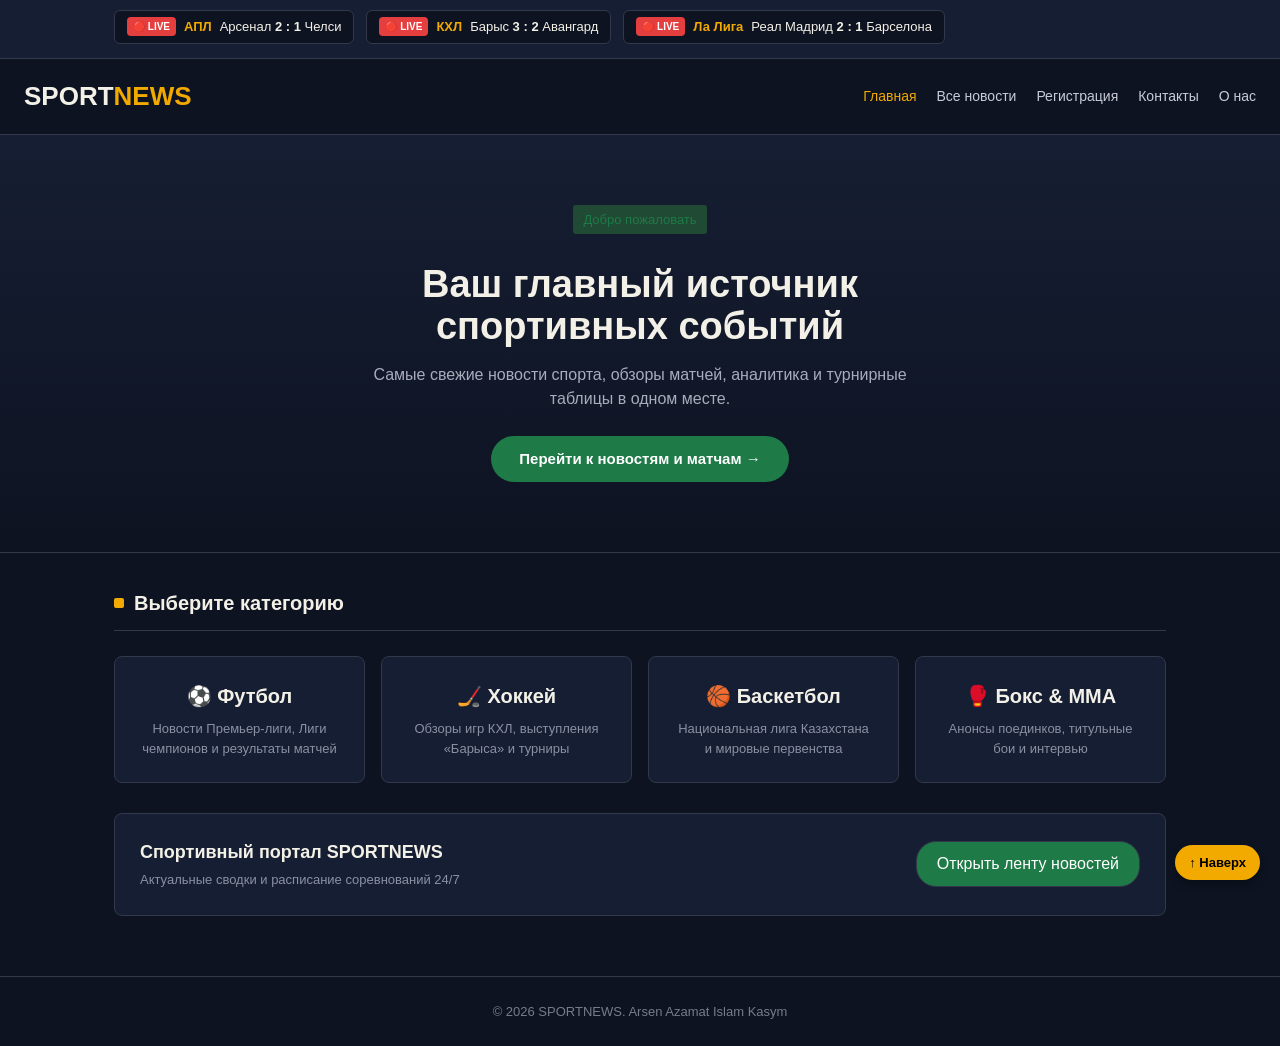
<file: Sport news/index.html>
<!DOCTYPE html>
<html lang="ru">
<head>
  <meta charset="UTF-8">
  <meta name="viewport" content="width=device-width, initial-scale=1.0">
  <title>SPORTNEWS — Главная</title>
  <link rel="icon" type="image/jpeg" href="logo.jpg">
  
  <link rel="stylesheet" href="sport.css">
  <link rel="stylesheet" href="index.css">
  <link rel="stylesheet" href="responsive.css">
</head>
<body>
  <header>
    <section class="live-scores">
      <div class="container">
        <div class="scores-ticker">
          <div class="score-item">
            <span class="badge">🔴 LIVE</span>
            <span class="league">АПЛ</span>
            <span class="teams">Арсенал <b>2 : 1</b> Челси</span>
          </div>
          <div class="score-item">
            <span class="badge">🔴 LIVE</span>
            <span class="league">КХЛ</span>
            <span class="teams">Барыс <b>3 : 2</b> Авангард</span>
          </div>
          <div class="score-item">
            <span class="badge">🔴 LIVE</span>
            <span class="league">Ла Лига</span>
            <span class="teams">Реал Мадрид <b>2 : 1</b> Барселона</span>
          </div>
        </div>
      </div>
    </section>

    <div class="menu">
      <div class="logo">SPORT<span>NEWS</span></div>

      <nav class="links">
        <a href="index.html" style="color: #F2A900;">Главная</a>
        <a href="sport.html">Все новости</a>
        <a href="register.html">Регистрация</a>
        <a href="contacts.html">Контакты</a>
        <a href="about.html">О нас</a>
      </nav>
    </div>
  </header>

  <section class="welcome-hero">
    <div class="container">
      <div class="label">Добро пожаловать</div>
      <h1>Ваш главный источник спортивных событий</h1>
      <p>
        Самые свежие новости спорта, обзоры матчей, аналитика и турнирные таблицы в одном месте.
      </p>
      <a href="sport.html" class="btn-main">Перейти к новостям и матчам →</a>
    </div>
  </section>

  <section class="section">
    <div class="container">
      <div class="section-title">
        <div class="color" style="background:#F2A900"></div>
        <h2>Выберите категорию</h2>
      </div>

      <div class="portal-grid">
        <a href="sport.html#football" class="portal-card">
          <h3>⚽ Футбол</h3>
          <p>Новости Премьер-лиги, Лиги чемпионов и результаты матчей</p>
        </a>

        <a href="sport.html#hockey" class="portal-card">
          <h3>🏒 Хоккей</h3>
          <p>Обзоры игр КХЛ, выступления «Барыса» и турниры</p>
        </a>

        <a href="sport.html#basket" class="portal-card">
          <h3>🏀 Баскетбол</h3>
          <p>Национальная лига Казахстана и мировые первенства</p>
        </a>

        <a href="sport.html#boxing" class="portal-card">
          <h3>🥊 Бокс & MMA</h3>
          <p>Анонсы поединков, титульные бои и интервью</p>
        </a>
      </div>

      <div class="about-box">
        <div>
          <h3 style="font-size: 18px; margin-bottom: 4px;">Спортивный портал SPORTNEWS</h3>
          <p style="color: #8B90A3; font-size: 13px;">Актуальные сводки и расписание соревнований 24/7</p>
        </div>
        <a href="sport.html" class="button active" style="padding: 10px 20px;">Открыть ленту новостей</a>
      </div>

    </div>
  </section>

  <footer>
    <div class="container text-center">
      <p>© 2026 SPORTNEWS. Arsen Azamat Islam Kasym</p>
    </div>
  </footer>
  
  <a href="#" class="top-btn" title="Наверх">↑ Наверх</a>

</body>
</html>
</file>
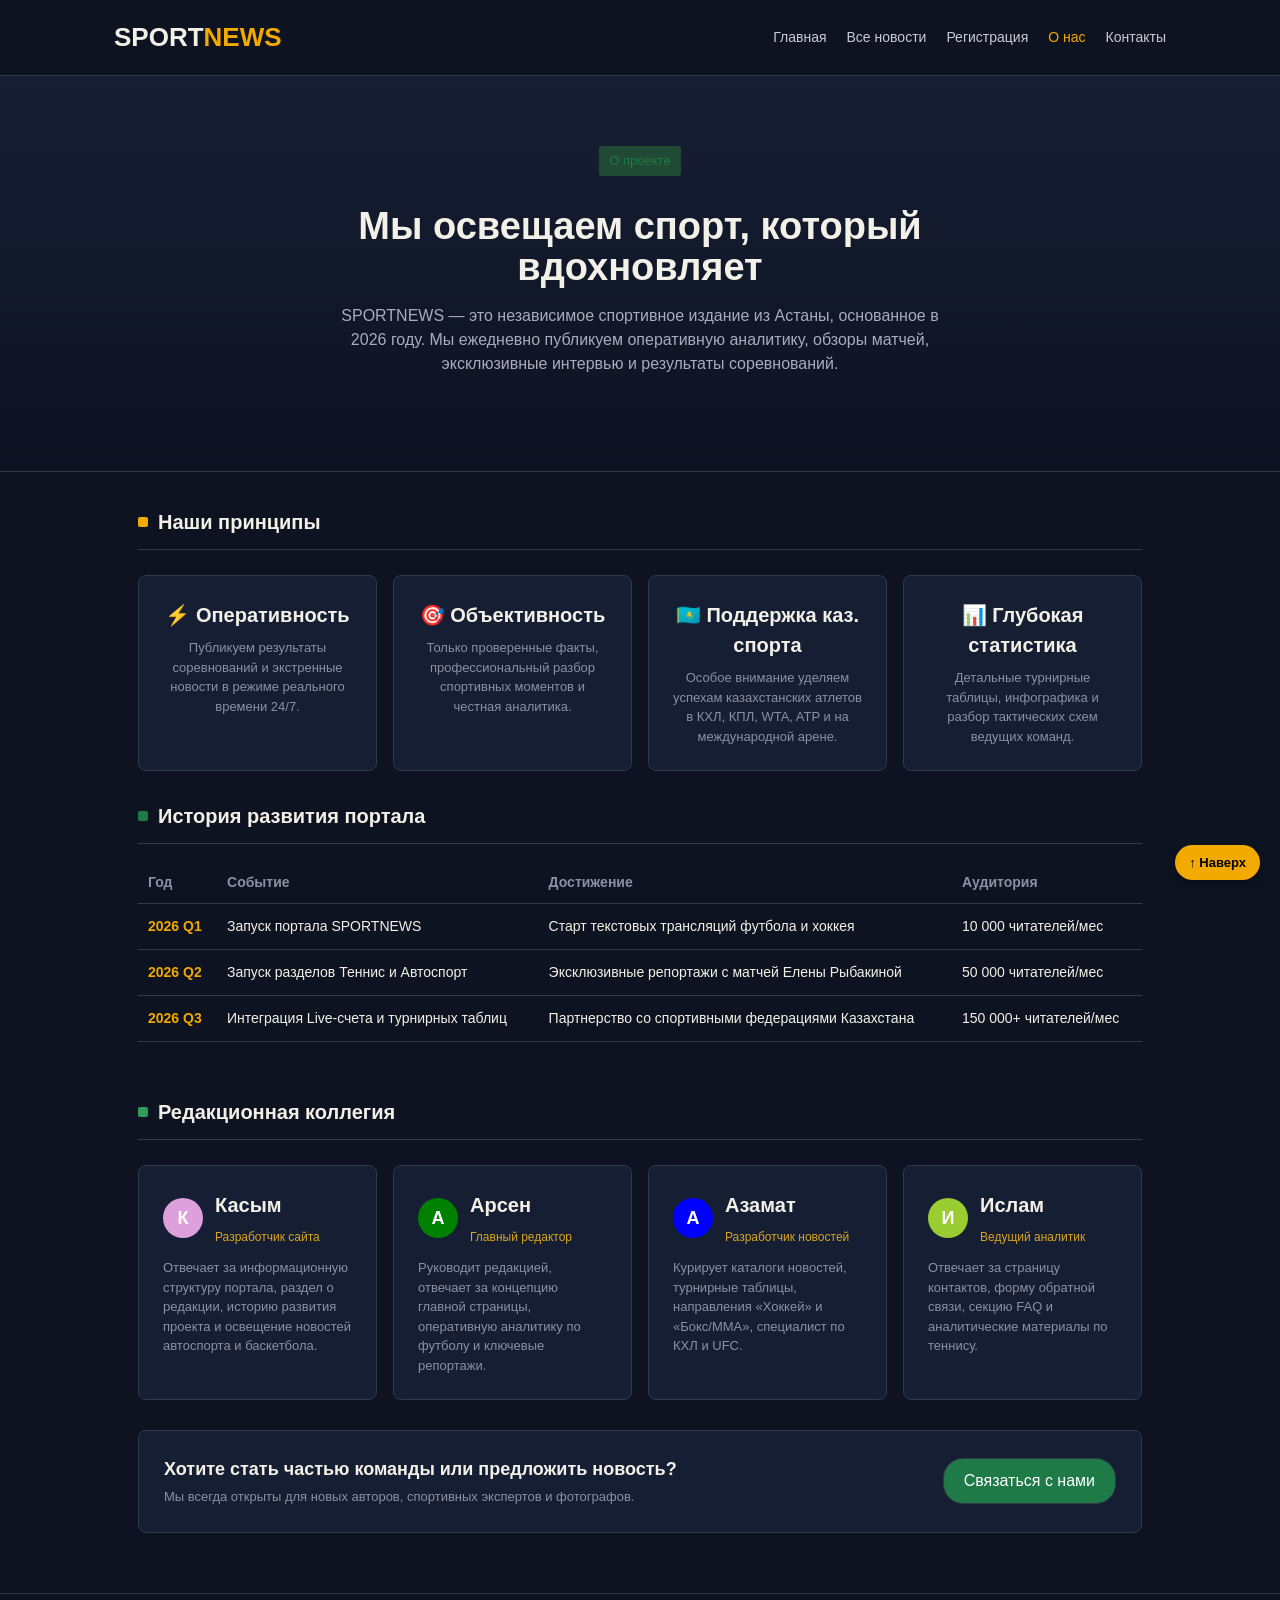
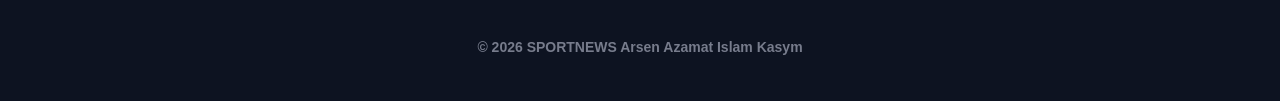
<file: Sport news/about.html>
<!DOCTYPE html>
<html lang="ru">
<head>
  <meta charset="UTF-8">
  <meta name="viewport" content="width=device-width, initial-scale=1.0">
  <title>SPORTNEWS — О редакции</title>
  <link rel="icon" type="image/jpeg" href="logo.jpg">
  
  <link rel="stylesheet" href="sport.css">
  <link rel="stylesheet" href="index.css">
  <link rel="stylesheet" href="about.css">
  <link rel="stylesheet" href="responsive.css">
</head>
<body>

  <header>
    <div class="container menu">
      <div class="logo">SPORT<span>NEWS</span></div>

      <nav class="links" aria-label="Основная навигация">
        <a href="index.html">Главная</a>
        <a href="sport.html">Все новости</a>
        <a href="register.html">Регистрация</a>
        <a href="about.html" aria-current="page" style="color: #F2A900;">О нас</a>
        <a href="contacts.html">Контакты</a>
      </nav>
    </div>
  </header>

  <section class="welcome-hero">
    <div class="container">
      <div class="label">О проекте</div>
      <h1>Мы освещаем спорт, который вдохновляет</h1>
      <p>
        SPORTNEWS — это независимое спортивное издание из Астаны, основанное в 2026 году.
        Мы ежедневно публикуем оперативную аналитику, обзоры матчей, эксклюзивные интервью и результаты соревнований.
      </p>
    </div>
  </section>

  <main class="container">

    <section class="section">
      <div class="section-title">
        <div class="color" style="background:#F2A900"></div>
        <h2>Наши принципы</h2>
      </div>

      <div class="portal-grid">
        <article class="portal-card">
          <h3>⚡ Оперативность</h3>
          <p>Публикуем результаты соревнований и экстренные новости в режиме реального времени 24/7.</p>
        </article>

        <article class="portal-card">
          <h3>🎯 Объективность</h3>
          <p>Только проверенные факты, профессиональный разбор спортивных моментов и честная аналитика.</p>
        </article>

        <article class="portal-card">
          <h3>🇰🇿 Поддержка каз. спорта</h3>
          <p>Особое внимание уделяем успехам казахстанских атлетов в КХЛ, КПЛ, WTA, ATP и на международной арене.</p>
        </article>

        <article class="portal-card">
          <h3>📊 Глубокая статистика</h3>
          <p>Детальные турнирные таблицы, инфографика и разбор тактических схем ведущих команд.</p>
        </article>
      </div>
    </section>

    <section class="table-section table-history">
      <div class="section-title">
        <div class="color" style="background:#1E7A46"></div>
        <h2>История развития портала</h2>
      </div>

      <table class="table">
        <thead>
          <tr>
            <th>Год</th>
            <th>Событие</th>
            <th>Достижение</th>
            <th>Аудитория</th>
          </tr>
        </thead>
        <tbody>
          <tr>
            <td class="points">2026 Q1</td>
            <td>Запуск портала SPORTNEWS</td>
            <td>Старт текстовых трансляций футбола и хоккея</td>
            <td>10 000 читателей/мес</td>
          </tr>
          <tr>
            <td class="points">2026 Q2</td>
            <td>Запуск разделов Теннис и Автоспорт</td>
            <td>Эксклюзивные репортажи с матчей Елены Рыбакиной</td>
            <td>50 000 читателей/мес</td>
          </tr>
          <tr>
            <td class="points">2026 Q3</td>
            <td>Интеграция Live-счета и турнирных таблиц</td>
            <td>Партнерство со спортивными федерациями Казахстана</td>
            <td>150 000+ читателей/мес</td>
          </tr>
        </tbody>
      </table>
    </section>

    <section class="section">
      <div class="section-title">
        <div class="color" style="background:#2E9C5B"></div>
        <h2>Редакционная коллегия</h2>
      </div>

      <div class="portal-grid">

        <article class="portal-card card-left">
          <div class="team-member-header">
            <div class="avatar-circle bg-qassym">К</div>
            <div>
              <h3 class="team-member-name">Касым</h3>
              <div class="team-member-role">Разработчик cайта</div>
            </div>
          </div>
          <p class="team-member-desc">
            Отвечает за информационную структуру портала, раздел о редакции, историю развития проекта и освещение новостей автоспорта и баскетбола.
          </p>
        </article>

        <article class="portal-card card-left">
          <div class="team-member-header">
            <div class="avatar-circle bg-arsen">А</div>
            <div>
              <h3 class="team-member-name">Арсен</h3>
              <div class="team-member-role">Главный редактор</div>
            </div>
          </div>
          <p class="team-member-desc">
            Руководит редакцией, отвечает за концепцию главной страницы, оперативную аналитику по футболу и ключевые репортажи.
          </p>
        </article>

        <article class="portal-card card-left">
          <div class="team-member-header">
            <div class="avatar-circle bg-azamat">А</div>
            <div>
              <h3 class="team-member-name">Азамат</h3>
              <div class="team-member-role">Разработчик новостей</div>
            </div>
          </div>
          <p class="team-member-desc">
            Курирует каталоги новостей, турнирные таблицы, направления «Хоккей» и «Бокс/MMA», специалист по КХЛ и UFC.
          </p>
        </article>

        <article class="portal-card card-left">
          <div class="team-member-header">
            <div class="avatar-circle bg-islam">И</div>
            <div>
              <h3 class="team-member-name">Ислам</h3>
              <div class="team-member-role">Ведущий аналитик</div>
            </div>
          </div>
          <p class="team-member-desc">
            Отвечает за страницу контактов, форму обратной связи, секцию FAQ и аналитические материалы по теннису.
          </p>
        </article>

      </div>

      <div class="about-box">
        <div>
          <h3 style="font-size: 18px; margin-bottom: 4px;">Хотите стать частью команды или предложить новость?</h3>
          <p style="color: #8B90A3; font-size: 13px;">Мы всегда открыты для новых авторов, спортивных экспертов и фотографов.</p>
        </div>
        <a href="contacts.html" class="button active" style="padding: 10px 20px;">Связаться с нами</a>
      </div>

    </section>

  </main>

  <footer>
    <div class="container menu">
      <div class="logo" style="font-size:14px; color:#777C8C">© 2026 SPORTNEWS Arsen Azamat Islam Kasym</div>
    </div>
  </footer>

  <a href="#" class="top-btn" title="Наверх">↑ Наверх</a>

</body>
</html>
</file>
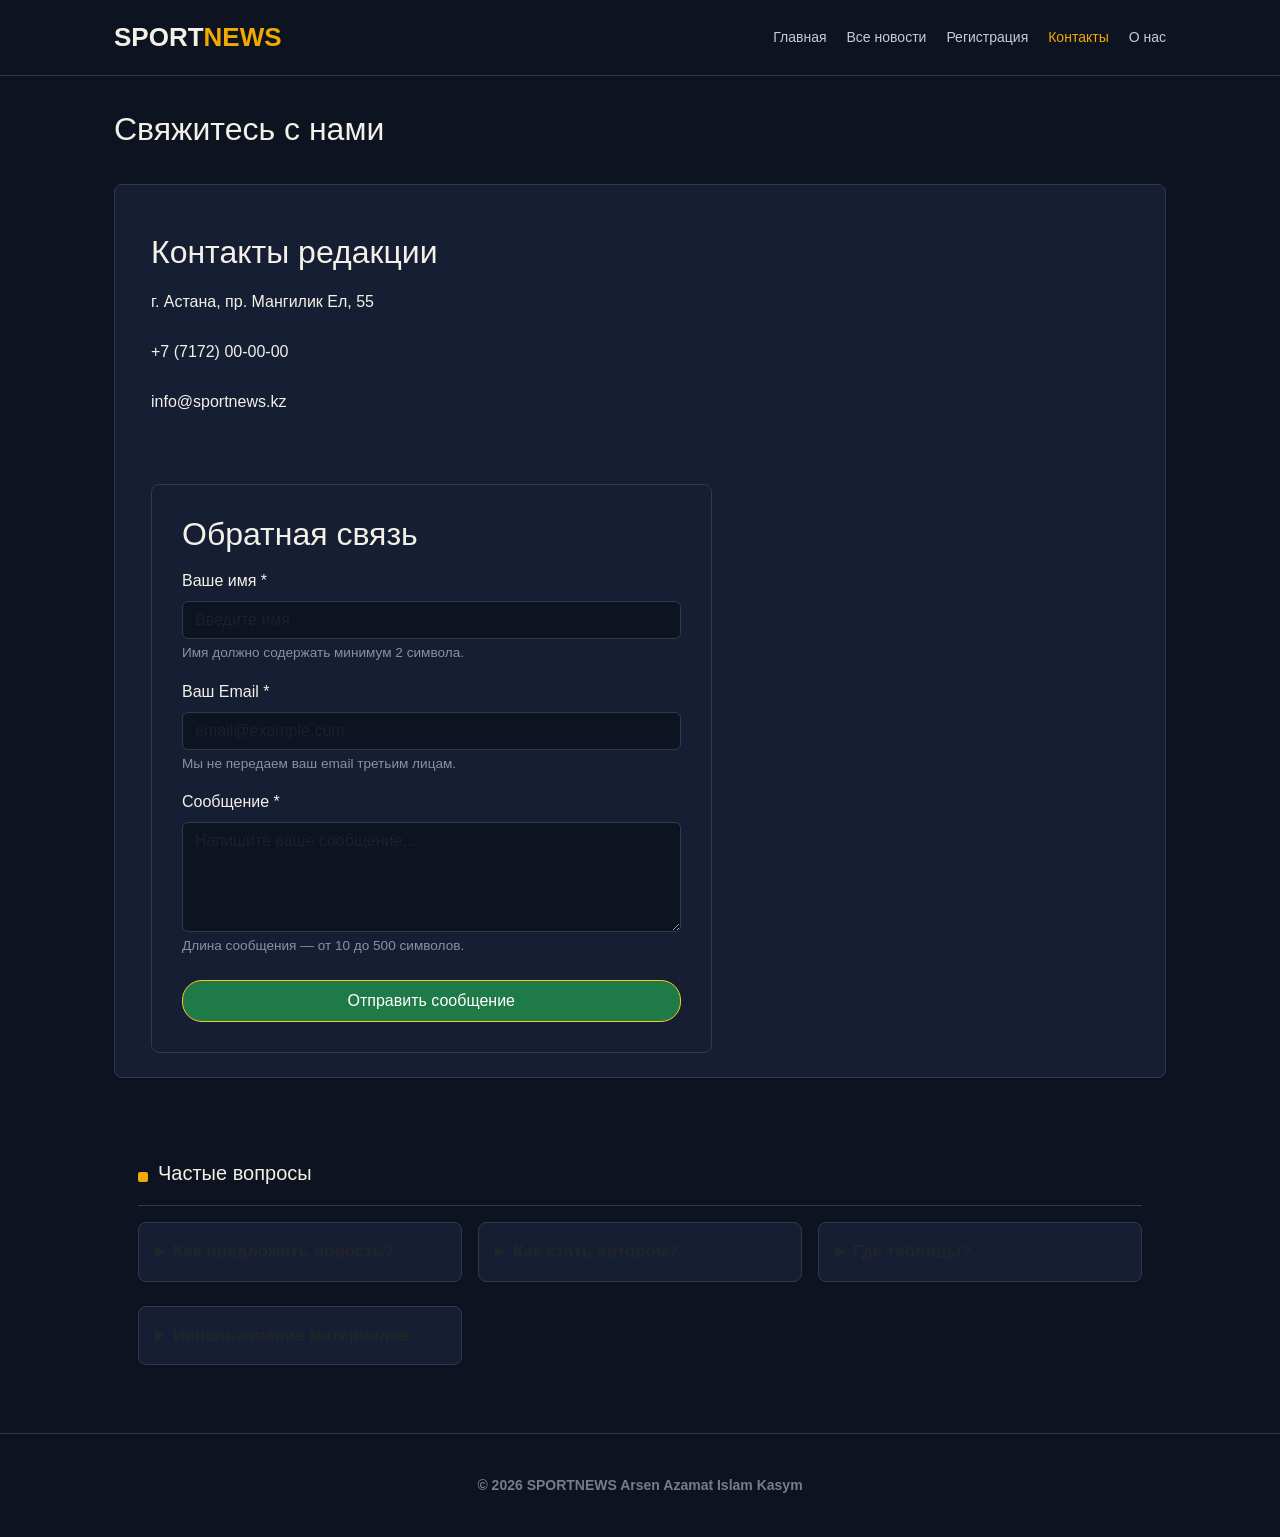
<file: Sport news/contacts.html>
<!DOCTYPE html>
<html lang="ru">
<head>
  <meta charset="UTF-8">
  <meta name="viewport" content="width=device-width, initial-scale=1.0">
  <title>SPORTNEWS — Контакты</title>
  
  <!-- Bootstrap 5 CSS -->
  <link href="https://cdn.jsdelivr.net/npm/bootstrap@5.3.0/dist/css/bootstrap.min.css" rel="stylesheet">
  
  <!-- Стили -->
  <link rel="stylesheet" href="sport.css">
  <link rel="icon" type="image/jpeg" href="logo.jpg">
  <link rel="stylesheet" href="responsive.css">
</head>
<body>

  <header>
    <div class="container menu">
      <div class="logo">SPORT<span>NEWS</span></div>
      <nav class="links">
        <a href="index.html">Главная</a>
        <a href="sport.html">Все новости</a>
        <a href="register.html">Регистрация</a>
        <a href="contacts.html" style="color:#F2A900">Контакты</a>
        <a href="about.html">О нас</a>
      </nav>
    </div>
  </header>

  <main class="container my-4">

    <div class="contact-info mb-3">
      <h3>Свяжитесь с нами</h3>
    </div>

    <section class="contact-box row g-4 align-items-start m-0">
      <!-- Контактные данные -->
      <div class="contact-info col-md-5">
        <h2>Контакты редакции</h2>
        <p>г. Астана, пр. Мангилик Ел, 55</p>
        <p><a href="tel:+77172000000">+7 (7172) 00-00-00</a></p>
        <p><a href="mailto:info@sportnews.kz">info@sportnews.kz</a></p>
      </div>

      <!-- Task 0, 1, 2: Форма обратной связи -->
      <div class="col-md-7">
        <div class="custom-form-card">
          <form id="contactForm" class="needs-validation" novalidate>
            <h2 class="mb-3">Обратная связь</h2>
            
            <!-- Имя -->
            <div class="mb-3">
              <label for="userName" class="form-label">Ваше имя *</label>
              <input 
                type="text" 
                class="form-control" 
                id="userName" 
                name="userName" 
                placeholder="Введите имя" 
                minlength="2" 
                required>
              <div class="form-text">Имя должно содержать минимум 2 символа.</div>
              <div class="valid-feedback">Заполнено верно!</div>
              <div class="invalid-feedback">Пожалуйста, введите имя (не менее 2 символов).</div>
            </div>

            <!-- Email -->
            <div class="mb-3">
              <label for="userEmail" class="form-label">Ваш Email *</label>
              <input 
                type="email" 
                class="form-control" 
                id="userEmail" 
                name="userEmail" 
                placeholder="email@example.com" 
                required>
              <div class="form-text">Мы не передаем ваш email третьим лицам.</div>
              <div class="valid-feedback">Заполнено верно!</div>
              <div class="invalid-feedback">Введите корректный адрес электронной почты.</div>
            </div>

            <!-- Сообщение -->
            <div class="mb-3">
              <label for="userMessage" class="form-label">Сообщение *</label>
              <textarea 
                class="form-control" 
                id="userMessage" 
                name="userMessage" 
                rows="4" 
                placeholder="Напишите ваше сообщение..." 
                minlength="10" 
                maxlength="500" 
                required></textarea>
              <div class="form-text">Длина сообщения — от 10 до 500 символов.</div>
              <div class="valid-feedback">Заполнено верно!</div>
              <div class="invalid-feedback">Сообщение должно содержать от 10 до 500 символов.</div>
            </div>

            <button class="button active btn btn-warning w-100 mt-2" type="submit">Отправить сообщение</button>
          </form>
          
          <div id="contactSuccessMsg" class="alert alert-success mt-3 d-none" role="alert">
            Спасибо! Ваше сообщение успешно отправлено.
          </div>
        </div>
      </div>
    </section>

    <!-- Секция FAQ -->
    <section class="section my-5">
      <div class="section-title mb-3">
        <div class="color" style="background:#F2A900"></div>
        <h2>Частые вопросы</h2>
      </div>

      <div class="faq-grid">
        <details class="card faq-item p-3 mb-2">
          <summary class="fw-bold">Как предложить новость?</summary>
          <p class="mt-2 mb-0">Отправьте её через форму обратной связи или на наш email.</p>
        </details>
        <details class="card faq-item p-3 mb-2">
          <summary class="fw-bold">Как стать автором?</summary>
          <p class="mt-2 mb-0">Пришлите резюме и примеры статей на почту.</p>
        </details>
        <details class="card faq-item p-3 mb-2">
          <summary class="fw-bold">Где таблицы?</summary>
          <p class="mt-2 mb-0">Турнирные таблицы доступны на странице «Все новости».</p>
        </details>
        <details class="card faq-item p-3 mb-2">
          <summary class="fw-bold">Использование материалов</summary>
          <p class="mt-2 mb-0">Разрешено только со ссылкой на наш сайт.</p>
        </details>
      </div>
    </section>

  </main>

  <footer>
    <div class="container menu py-3 text-center">
      <div class="logo" style="font-size:14px; color:#777C8C">© 2026 SPORTNEWS Arsen Azamat Islam Kasym</div>
    </div>
  </footer>

  <!-- Bootstrap 5 JS Bundle -->
  <script src="https://cdn.jsdelivr.net/npm/bootstrap@5.3.0/dist/js/bootstrap.bundle.min.js"></script>

  <!-- Валидация Bootstrap (Task 2) -->
  <script>
    (() => {
      'use strict';

      const form = document.getElementById('contactForm');
      const successAlert = document.getElementById('contactSuccessMsg');

      form.addEventListener('submit', event => {
        if (!form.checkValidity()) {
          event.preventDefault();
          event.stopPropagation();
          successAlert.classList.add('d-none');
        } else {
          event.preventDefault();
          successAlert.classList.remove('d-none');
          form.reset();
          form.classList.remove('was-validated');
          return;
        }

        form.classList.add('was-validated');
      }, false);
    })();
  </script>
</body>
</html>
</file>
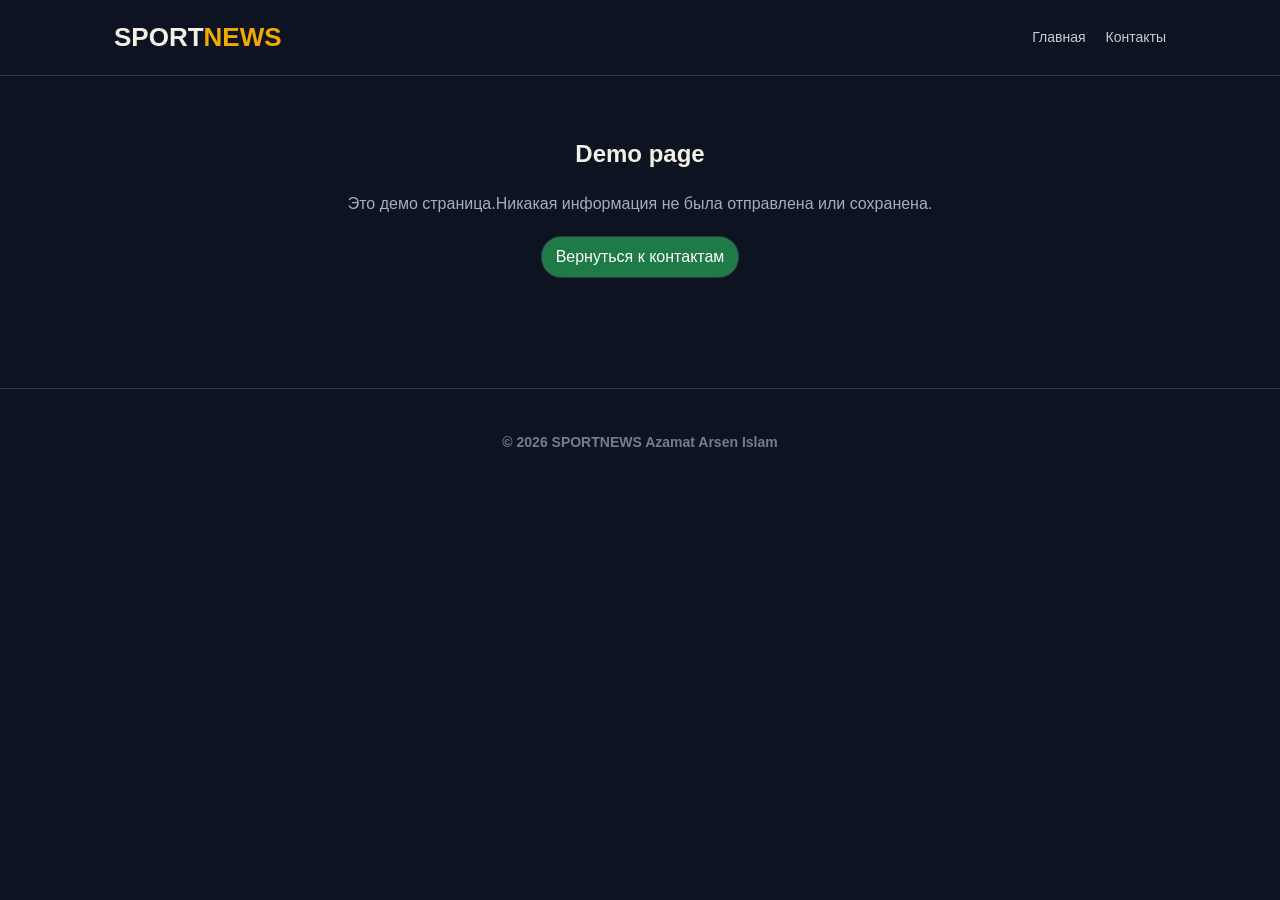
<file: Sport news/demo-result.html>
<!DOCTYPE html>
<html lang="ru">
<head>
  <meta charset="UTF-8">
  <meta name="viewport" content="width=device-width, initial-scale=1.0">
  <title>SPORTNEWS - Демонстрация</title>
  <link rel="stylesheet" href="sport.css">
</head>
<body>

  <header>
    <div class="container menu">
      <div class="logo">SPORT<span>NEWS</span></div>
      <nav class="links">
        <a href="index.html">Главная</a>
        <a href="contacts.html">Контакты</a>
      </nav>
    </div>
  </header>

  <main class="container">
    <section class="section" style="text-align: center; padding: 60px 20px;">
      <h2>Demo page</h2>
      <p style="margin: 20px 0; color: #A9ACBB;">
        Это демо страница.Никакая информация не была отправлена или сохранена.
      </p>
      <a href="contacts.html" class="button active">Вернуться к контактам</a>
    </section>
  </main>

  <footer>
    <div class="container menu">
      <div class="logo" style="font-size:14px; color:#777C8C">© 2026 SPORTNEWS Azamat Arsen Islam</div>
    </div>
  </footer>

</body>
</html>
</file>
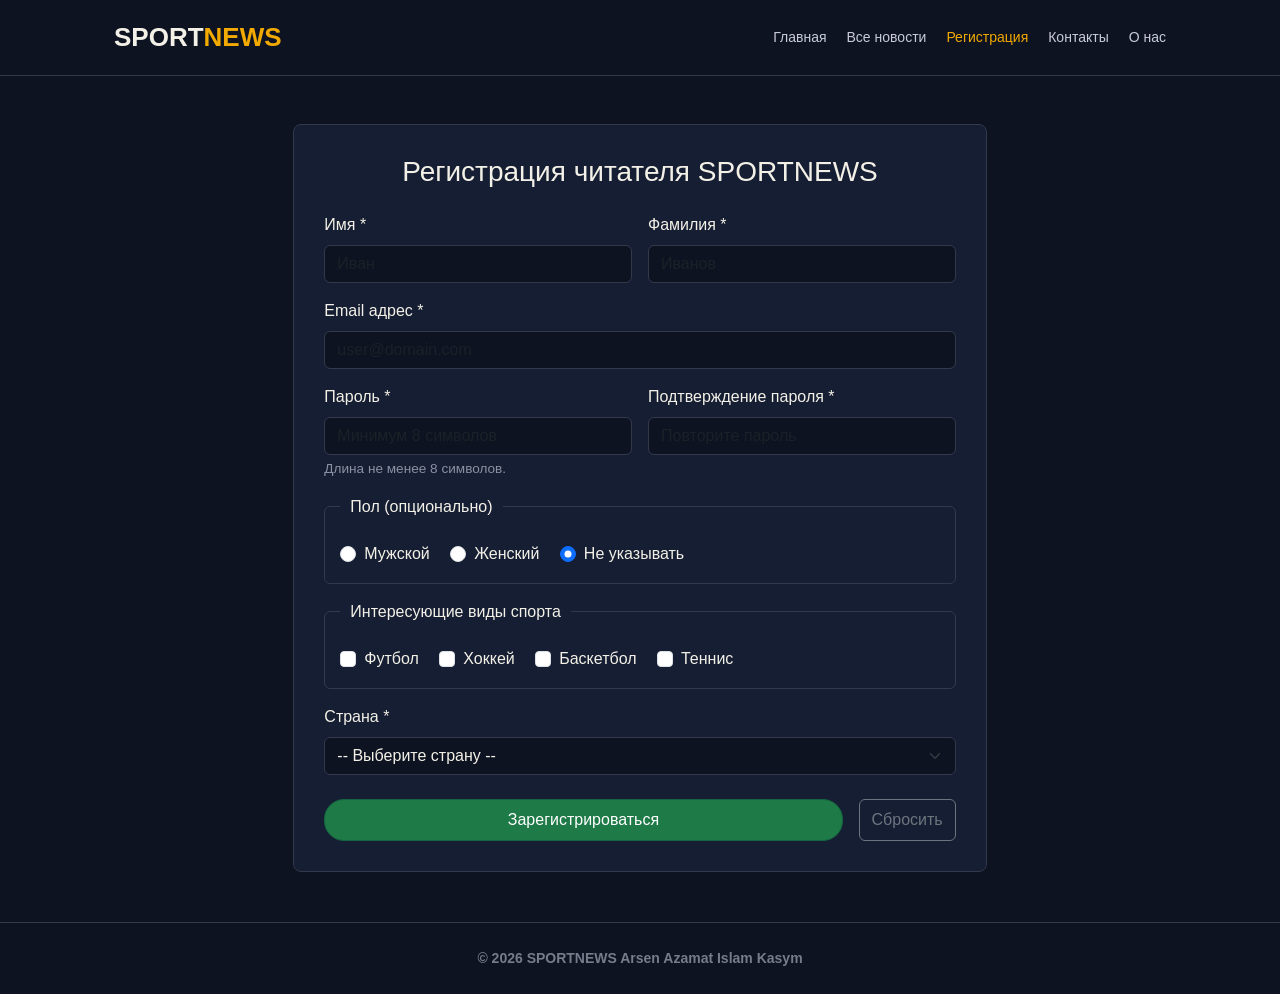
<file: Sport news/register.html>
<!DOCTYPE html>
<html lang="ru">
<head>
  <meta charset="UTF-8">
  <meta name="viewport" content="width=device-width, initial-scale=1.0">
  <title>SPORTNEWS — Регистрация</title>
  
  <!-- Bootstrap 5 CSS -->
  <link href="https://cdn.jsdelivr.net/npm/bootstrap@5.3.0/dist/css/bootstrap.min.css" rel="stylesheet">
  
  <link rel="stylesheet" href="sport.css">
  <link rel="icon" type="image/jpeg" href="logo.jpg">
  <link rel="stylesheet" href="responsive.css">
</head>
<body>

  <header>
    <div class="container menu">
      <div class="logo">SPORT<span>NEWS</span></div>
      <nav class="links">
        <a href="index.html">Главная</a>
        <a href="sport.html">Все новости</a>
        <a href="register.html" style="color:#F2A900">Регистрация</a>
        <a href="contacts.html">Контакты</a>
        <a href="about.html">О нас</a>
      </nav>
    </div>
  </header>

  <main class="container my-5">
    <div class="row justify-content-center">
      <div class="col-lg-8">
        <div class="custom-form-card">
          <h1 class="h3 mb-4 text-center">Регистрация читателя SPORTNEWS</h1>
          
          <form id="registrationForm" class="needs-validation" novalidate>
            
            <!-- First Name and Last Name -->
            <div class="row g-3 mb-3">
              <div class="col-md-6">
                <label for="firstName" class="form-label">Имя *</label>
                <input type="text" class="form-control" id="firstName" name="firstName" minlength="2" required placeholder="Иван">
                <div class="valid-feedback">Заполнено!</div>
                <div class="invalid-feedback">Введите имя (минимум 2 символа).</div>
              </div>
              <div class="col-md-6">
                <label for="lastName" class="form-label">Фамилия *</label>
                <input type="text" class="form-control" id="lastName" name="lastName" minlength="2" required placeholder="Иванов">
                <div class="valid-feedback">Заполнено!</div>
                <div class="invalid-feedback">Введите фамилию (минимум 2 символа).</div>
              </div>
            </div>

            <!-- Email -->
            <div class="mb-3">
              <label for="regEmail" class="form-label">Email адрес *</label>
              <input type="email" class="form-control" id="regEmail" name="regEmail" required placeholder="user@domain.com">
              <div class="valid-feedback">Корректный Email!</div>
              <div class="invalid-feedback">Укажите валидный Email адрес.</div>
            </div>

            <!-- Passwords -->
            <div class="row g-3 mb-3">
              <div class="col-md-6">
                <label for="password" class="form-label">Пароль *</label>
                <input type="password" class="form-control" id="password" name="password" minlength="8" required placeholder="Минимум 8 символов">
                <div class="form-text">Длина не менее 8 символов.</div>
                <div class="invalid-feedback">Пароль должен содержать от 8 символов.</div>
              </div>
              <div class="col-md-6">
                <label for="confirmPassword" class="form-label">Подтверждение пароля *</label>
                <input type="password" class="form-control" id="confirmPassword" name="confirmPassword" minlength="8" required placeholder="Повторите пароль">
                <div id="passwordMismatch" class="invalid-feedback">Пароли не совпадают!</div>
              </div>
            </div>

            <!-- Gender (Radio Group inside fieldset and legend) -->
            <fieldset class="mb-3">
              <legend>Пол (опционально)</legend>
              <div class="form-check form-check-inline">
                <input class="form-check-input" type="radio" name="gender" id="genderMale" value="male">
                <label class="form-check-label" for="genderMale">Мужской</label>
              </div>
              <div class="form-check form-check-inline">
                <input class="form-check-input" type="radio" name="gender" id="genderFemale" value="female">
                <label class="form-check-label" for="genderFemale">Женский</label>
              </div>
              <div class="form-check form-check-inline">
                <input class="form-check-input" type="radio" name="gender" id="genderPreferNot" value="prefer_not" checked>
                <label class="form-check-label" for="genderPreferNot">Не указывать</label>
              </div>
            </fieldset>

            <!-- Hobbies or Interests (Checkboxes) -->
            <fieldset class="mb-3">
              <legend>Интересующие виды спорта</legend>
              <div class="form-check form-check-inline">
                <input class="form-check-input" type="checkbox" id="sportFootball" value="football">
                <label class="form-check-label" for="sportFootball">Футбол</label>
              </div>
              <div class="form-check form-check-inline">
                <input class="form-check-input" type="checkbox" id="sportHockey" value="hockey">
                <label class="form-check-label" for="sportHockey">Хоккей</label>
              </div>
              <div class="form-check form-check-inline">
                <input class="form-check-input" type="checkbox" id="sportBasketball" value="basketball">
                <label class="form-check-label" for="sportBasketball">Баскетбол</label>
              </div>
              <div class="form-check form-check-inline">
                <input class="form-check-input" type="checkbox" id="sportTennis" value="tennis">
                <label class="form-check-label" for="sportTennis">Теннис</label>
              </div>
            </fieldset>

            <!-- Country (Select dropdown) -->
            <div class="mb-4">
              <label for="country" class="form-label">Страна *</label>
              <select class="form-select" id="country" name="country" required>
                <option value="" selected disabled>-- Выберите страну --</option>
                <option value="KZ">Казахстан</option>
                <option value="UZ">Узбекистан</option>
                <option value="KG">Кыргызстан</option>
                <option value="OTHER">Другая страна</option>
              </select>
              <div class="invalid-feedback">Пожалуйста, выберите страну из списка.</div>
            </div>

            <!-- Buttons -->
            <div class="d-flex gap-3">
              <button type="submit" class="button active btn btn-success flex-grow-1">Зарегистрироваться</button>
              <button type="reset" id="resetBtn" class="btn btn-outline-secondary">Сбросить</button>
            </div>

          </form>

          <!-- Success Demo Message -->
          <div id="demoSuccessMessage" class="alert alert-success mt-4 d-none" role="alert">
            <h4 class="alert-heading">Успешная регистрация!</h4>
            <p>Демонстрация прошла успешно. Данные проверены валидацией и готовы к отправке.</p>
          </div>

        </div>
      </div>
    </div>
  </main>

  <footer>
    <div class="container text-center">
      <div class="logo" style="font-size:14px; color:#777C8C">© 2026 SPORTNEWS Arsen Azamat Islam Kasym</div>
    </div>
  </footer>

  <script src="https://cdn.jsdelivr.net/npm/bootstrap@5.3.0/dist/js/bootstrap.bundle.min.js"></script>
  
  <script>
    (() => {
      'use strict';

      const form = document.getElementById('registrationForm');
      const password = document.getElementById('password');
      const confirmPassword = document.getElementById('confirmPassword');
      const successMessage = document.getElementById('demoSuccessMessage');
      const resetBtn = document.getElementById('resetBtn');

      // Проверка совпадения паролей в режиме реального времени
      function validatePasswordMatch() {
        if (password.value !== confirmPassword.value) {
          confirmPassword.setCustomValidity('Пароли не совпадают');
        } else {
          confirmPassword.setCustomValidity('');
        }
      }

      password.addEventListener('input', validatePasswordMatch);
      confirmPassword.addEventListener('input', validatePasswordMatch);

      // Обработка отправки
      form.addEventListener('submit', event => {
        validatePasswordMatch();

        if (!form.checkValidity()) {
          event.preventDefault();
          event.stopPropagation();
          successMessage.classList.add('d-none');
        } else {
          event.preventDefault();
          successMessage.classList.remove('d-none');
        }

        form.classList.add('was-validated');
      }, false);

      // Обработка сброса формы (Reset button)
      resetBtn.addEventListener('click', () => {
        form.classList.remove('was-validated');
        confirmPassword.setCustomValidity('');
        successMessage.classList.add('d-none');
        
        const inputs = form.querySelectorAll('.form-control, .form-select');
        inputs.forEach(input => {
          input.classList.remove('is-valid', 'is-invalid');
        });
      });
    })();
  </script>
</body>
</html>
</file>
<file: Sport news/sport.css>
* {
  box-sizing: border-box;
  margin: 0;
  padding: 0;
}

body {
  background: #0D1321;
  color: #F3F1E7;
  font-family: Arial, sans-serif;
  line-height: 1.5;
}

a {
  color: inherit;
  text-decoration: none;
}

.container {
  max-width: 1100px;
  margin: auto;
  padding: 0 24px;
}

header {
  background: #0D1321;
  border-bottom: 1px solid #33384A;
}

.menu {
  display: flex;
  justify-content: space-between;
  align-items: center;
  padding: 18px 24px;
}

.logo {
  font-size: 26px;
  font-weight: bold;
}

.logo span {
  color: #F2A900;
}

.links {
  display: flex;
  gap: 20px;
  font-size: 14px;
  color: #C9CBD6;
}

.links a:hover {
  color: white;
}

.search {
  background: #161E33;
  border-bottom: 1px solid #33384A;
  padding: 18px 24px;
}

.search-box {
  display: flex;
  flex-wrap: wrap;
  gap: 10px;
  align-items: center;
}

.input {
  flex: 1;
  min-width: 220px;
  padding: 10px;
  background: #0D1321;
  border: 1px solid #33384A;
  border-radius: 5px;
  color: white;
  font-size: 14px;
}

.input::placeholder {
  color: #777C8C;
}

.buttons {
  display: flex;
  flex-wrap: wrap;
  gap: 8px;
}

.button {
  padding: 8px 14px;
  border: 1px solid #33384A;
  border-radius: 20px;
  background: none;
  color: #C9CBD6;
  cursor: pointer;
  display: inline-block;
  text-align: center;
}

.button:hover {
  border-color: #1E7A46;
}

.button.active {
  background: #1E7A46;
  color: white;
}

.hero {
  padding: 50px 24px 40px;
  border-bottom: 1px solid #33384A;
}

.hero-box {
  display: grid;
  grid-template-columns: 1fr;
  gap: 30px;
}

.label {
  display: inline-block;
  margin-bottom: 15px;
  padding: 5px 10px;
  background: #214A35;
  color: #1E7A46;
  border-radius: 3px;
  font-size: 13px;
}

h1 {
  font-size: 40px;
  line-height: 1.1;
  max-width: 650px;
}

.hero-text {
  margin-top: 15px;
  color: #C9CBD6;
  font-size: 16px;
  max-width: 600px;
}

.score {
  background: #161E33;
  border: 1px solid #33384A;
  border-radius: 6px;
  padding: 20px;
}

.score h3 {
  margin-bottom: 15px;
  color: #8B90A3;
  font-size: 13px;
}

.match {
  display: flex;
  justify-content: space-between;
  align-items: center;
  padding: 12px 0;
  border-bottom: 1px solid #33384A;
}

.match:last-child {
  border-bottom: none;
}

.team {
  display: flex;
  align-items: center;
  gap: 10px;
}

.circle {
  width: 22px;
  height: 22px;
  border-radius: 4px;
}

.number {
  font-size: 18px;
  font-weight: bold;
}

.section {
  padding: 35px 24px 10px;
}

.section-title {
  display: flex;
  align-items: center;
  gap: 10px;
  margin-bottom: 18px;
  padding-bottom: 12px;
  border-bottom: 1px solid #33384A;
}

.section-title h2 {
  font-size: 20px;
}

.color {
  width: 10px;
  height: 10px;
  border-radius: 2px;
}

.cards {
  display: flex;
  flex-wrap: wrap;
  gap: 16px;
}

.card {
  flex: 1 1 260px;
  background: #161E33;
  border: 1px solid #33384A;
  border-radius: 8px;
  overflow: hidden;
}

.card img {
  width: 100%;
  height: 220px;
  object-fit: cover;
  display: block;
}

.card-text {
  padding: 14px 16px 16px;
}

.tag {
  color: #8B90A3;
  font-size: 12px;
}

.card h3 {
  margin-top: 6px;
  font-size: 17px;
  line-height: 1.3;
}

.card p {
  margin-top: 6px;
  color: #A9ACBB;
  font-size: 13px;
}

.table-section {
  padding: 20px 24px 60px;
}

.table-title {
  margin-bottom: 20px;
  padding-bottom: 14px;
  border-bottom: 1px solid #33384A;
}

.table {
  width: 100%;
  border-collapse: collapse;
  font-size: 14px;
  color: #F3F1E7;
}

.table th {
  padding: 10px;
  text-align: left;
  color: #8B90A3;
  border-bottom: 1px solid #33384A;
}

.table td {
  padding: 12px 10px;
  border-bottom: 1px solid #33384A;
}

.points {
  color: #F2A900;
  font-weight: bold;
}

/* Стили для контактных блоков и форм */
.contact-box {
  display: flex;
  flex-wrap: wrap;
  gap: 30px;
  background: #161E33;
  border: 1px solid #33384A;
  border-radius: 8px;
  padding: 24px;
}

.contact-info, .contact-form {
  display: flex;
  flex-direction: column;
  gap: 10px;
}

.contact-info h3, .contact-form h3 {
  margin-bottom: 20px;
  margin-top: 10px;
  font-size: 32px;
  color: #F3F1E7;
}

.faq-grid {
  display: grid;
  grid-template-columns: repeat(auto-fit, minmax(250px, 1fr));
  gap: 16px;
}

.faq-item {
  padding: 16px;
  max-width: none;
}

textarea.input {
  resize: vertical; 
  max-width: 100%; 
}

footer {
  border-top: 1px solid #33384A;
  padding: 25px 24px;
  text-align: center;
  color: #777C8C;
  font-size: 13px;
  margin-top: 50px; 
}

footer .menu {
  justify-content: center;
}

/* FAQ Details */
details.faq-item summary {
  font-size: 17px;
  font-weight: bold;
  cursor: pointer;
  outline: none;
}

details.faq-item summary:focus-visible {
  outline: 2px solid #F2A900; 
}

details.faq-item p {
  margin-top: 10px;
  color: #A9ACBB;
  font-size: 13px;
}

/* Кастомизация Bootstrap компонентов под тёмный дизайн */
.custom-form-card {
  background: #161E33;
  border: 1px solid #33384A;
  border-radius: 8px;
  padding: 30px;
}

.form-control, .form-select {
  background-color: #0D1321 !important;
  border: 1px solid #33384A !important;
  color: #F3F1E7 !important;
}

.form-control:focus, .form-select:focus {
  border-color: #F2A900 !important;
  box-shadow: 0 0 0 0.25rem rgba(242, 169, 0, 0.25) !important;
}

.form-label, legend {
  color: #F3F1E7;
  font-weight: 500;
}

.form-text {
  color: #8B90A3 !important;
  font-size: 0.85rem;
}

fieldset {
  border: 1px solid #33384A;
  padding: 15px;
  border-radius: 6px;
  margin-bottom: 15px;
}

legend {
  float: none;
  width: auto;
  padding: 0 10px;
  font-size: 1rem;
}

.valid-feedback {
  color: #2E9C5B !important;
}

.invalid-feedback {
  color: #ff6b6b !important;
}
</file>
<file: Sport news/index.css>
.links {
      display: flex;
    }

    .welcome-hero {
      background: linear-gradient(180deg, #161E33 0%, #0D1321 100%);
      padding: 70px 24px;
      text-align: center;
      border-bottom: 1px solid #33384A;
    }

    .welcome-hero h1 {
      margin: 15px auto;
      font-size: 38px;
    }

    .welcome-hero p {
      color: #A9ACBB;
      max-width: 600px;
      margin: 0 auto 25px;
      font-size: 16px;
    }

    .btn-main {
      display: inline-block;
      background: #1E7A46;
      color: white;
      padding: 12px 28px;
      border-radius: 25px;
      font-weight: bold;
      font-size: 15px;
      transition: background 0.2s, transform 0.2s;
    }

    .btn-main:hover {
      background: #2E9C5B;
      transform: translateY(-2px);
    }

    .portal-grid {
      display: grid;
      grid-template-columns: repeat(auto-fit, minmax(220px, 1fr));
      gap: 16px;
      margin-top: 25px;
    }

    .portal-card {
      background: #161E33;
      border: 1px solid #33384A;
      border-radius: 8px;
      padding: 24px;
      text-align: center;
      transition: border-color 0.2s, transform 0.2s;
    }

    .portal-card:hover {
      border-color: #F2A900;
      transform: translateY(-3px);
    }

    .portal-card h3 {
      font-size: 20px;
      margin-bottom: 8px;
    }

    .portal-card p {
      font-size: 13px;
      color: #8B90A3;
    }

    .about-box {
      background: #161E33;
      border: 1px solid #33384A;
      border-radius: 8px;
      padding: 25px;
      margin-top: 30px;
      display: flex;
      justify-content: space-between;
      align-items: center;
      flex-wrap: wrap;
      gap: 15px;
    }

    footer {
      border-top: 1px solid #33384A;
      padding: 25px 24px;
      text-align: center;
      color: #777C8C;
      font-size: 13px;
      margin-top: 50px;
    }
.live-scores {
  background: #161E33;
  border-bottom: 1px solid #33384A;
  padding: 10px 0;
}

.scores-ticker {
  display: flex;
  gap: 12px;
  overflow-x: auto; 
  padding-bottom: 4px;
}

.score-item {
  background: #0D1321;
  border: 1px solid #33384A;
  border-radius: 6px;
  padding: 6px 12px;
  display: flex;
  align-items: center;
  gap: 8px;
  font-size: 13px;
  white-space: nowrap;
}

.score-item .badge {
  background: #E53E3E;
  color: #fff;
  font-size: 10px;
  padding: 2px 6px;
  border-radius: 4px;
  font-weight: bold;
}

.score-item .league {
  color: #F2A900;
  font-weight: bold;
}
.top-btn {
  position: fixed;
  bottom: 20px;
  right: 20px;
  background: #F2A900;
  color: #000;
  text-decoration: none;
  padding: 8px 14px;
  border-radius: 20px;
  font-weight: bold;
  font-size: 13px;
  box-shadow: 0 4px 10px rgba(0,0,0,0.3);
}

.top-btn:hover {
  background: #ffd05b;
}
html {
  scroll-behavior: smooth;
}

@media (max-width: 768px) {
  .menu {
    flex-direction: column;
    gap: 10px;
    text-align: center;
  }

  .links {
    flex-wrap: wrap;
    justify-content: center;
    gap: 10px;
  }
  .welcome-hero h1 {
    font-size: 24px;
  }

  .welcome-hero p {
    font-size: 14px;
  }

  .about-box {
    flex-direction: column;
    text-align: center;
  }
}

@media (max-width: 480px) {
  .portal-grid {
    grid-template-columns: 1fr;
  }

  .btn-main {
    display: block;
    width: 100%;
    box-sizing: border-box;
  }
}
</file>
<file: Sport news/responsive.css>
@media (min-width: 48rem) {
  .cards {
    display: grid;
    grid-template-columns: repeat(2, 1fr);
  }
}

@media (min-width: 64rem) {
  .cards {
    display: grid;
    grid-template-columns: repeat(3, 1fr);
  }
}

@media (max-width: 600px) {
  .table-section {
    overflow-x: auto;
  }
}
</file>
<file: Sport news/about.css>
.team-member-header {
  display: flex;
  align-items: center;
  gap: 12px;
  margin-bottom: 12px;
}


.avatar-circle {
  width: 40px;
  height: 40px;
  border-radius: 50%;
  display: flex;
  align-items: center;
  justify-content: center;
  font-weight: bold;
  font-size: 18px;
  color: white;
  flex-shrink: 0;
}

.team-member-name {
  font-size: 18px;
  margin: 0;
}


.team-member-role {
  font-size: 12px;
  color: goldenrod;
}


.team-member-desc {
  font-size: 13px;
  color: #A9ACBB;
}


.card-left {
  text-align: left;
}


.table-history {
  padding-bottom: 20px;
}


.bg-qassym { background-color: plum; }
.bg-arsen  { background-color: green; }
.bg-azamat { background-color: blue; }
.bg-islam  { background-color: yellowgreen; }
</file>
